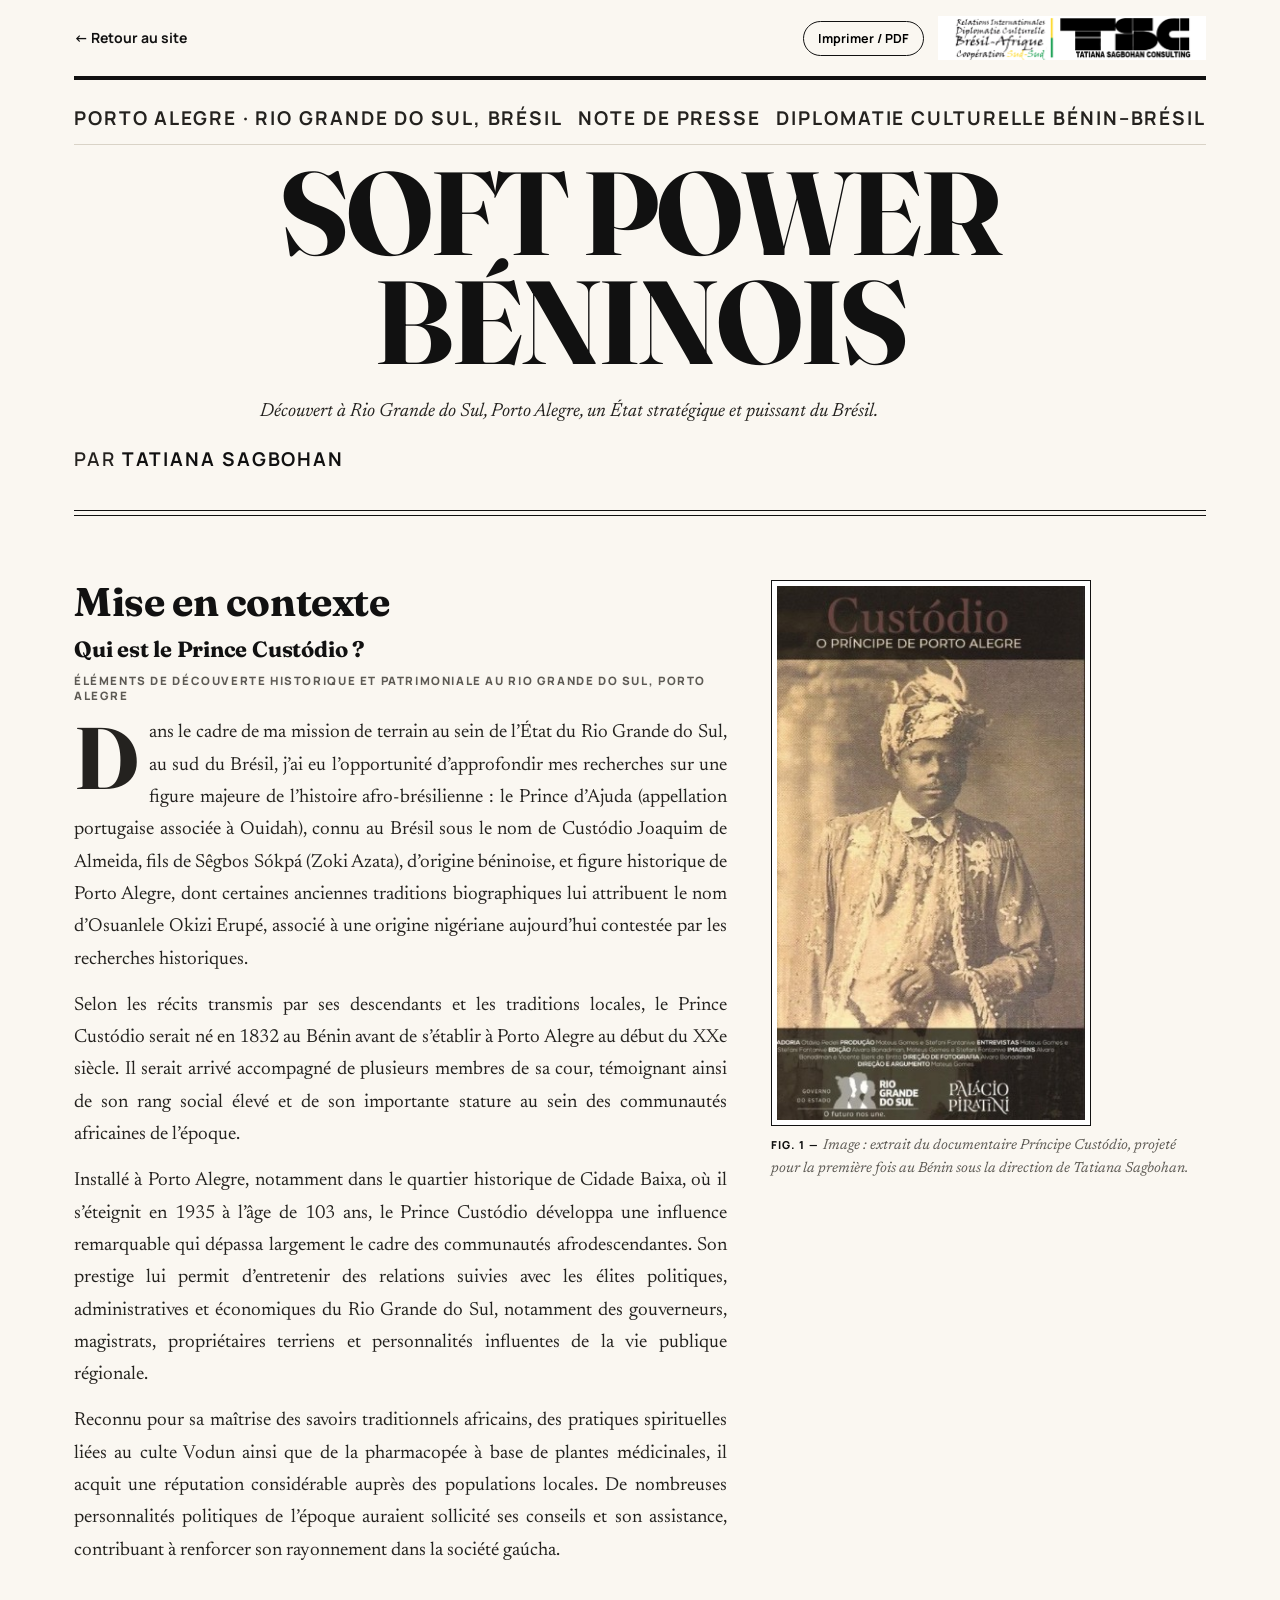
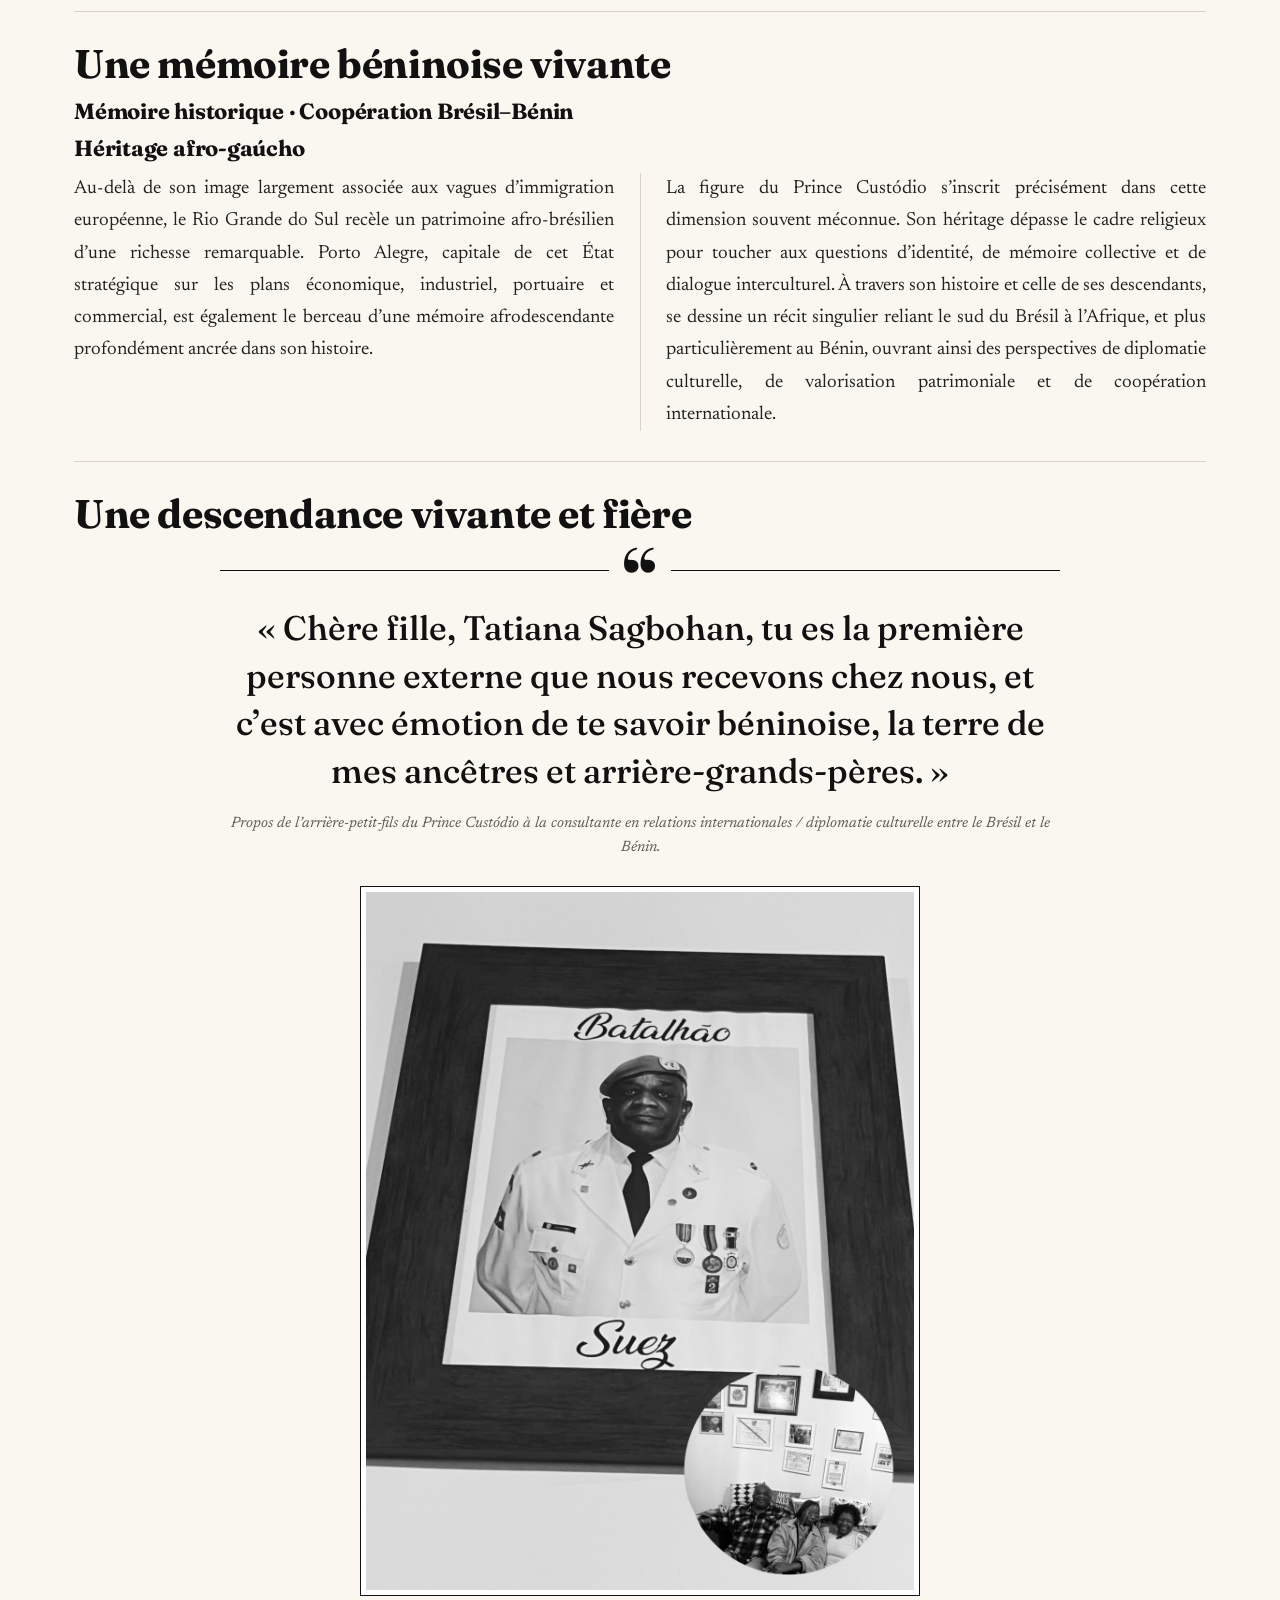
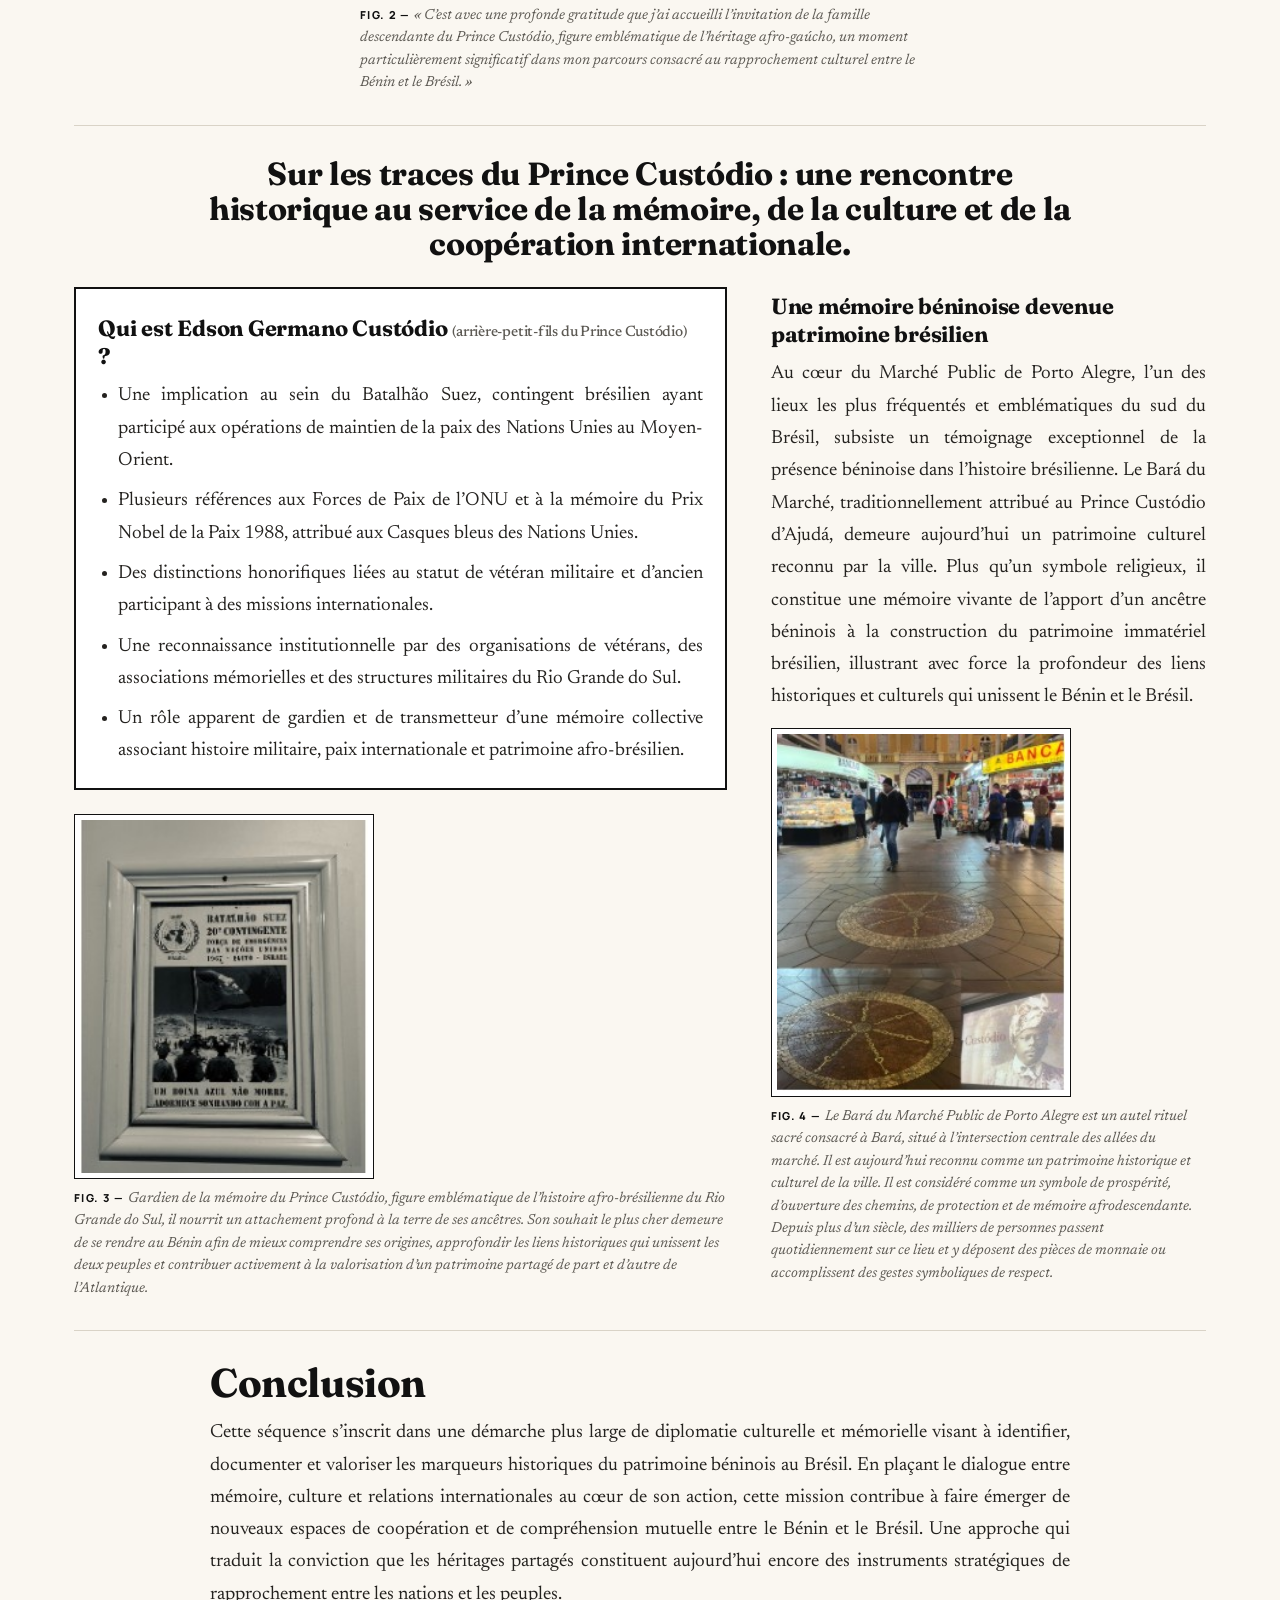
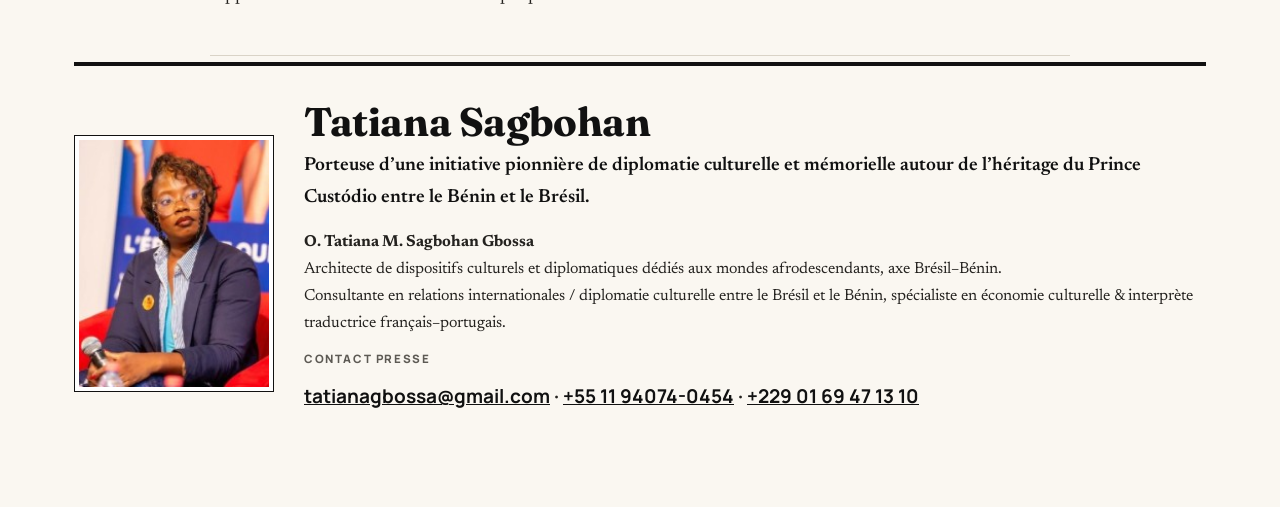
<file: site/note-soft-power-beninois.html>
<!doctype html>
<html lang="fr">
<head>
<meta charset="utf-8">
<meta name="viewport" content="width=device-width,initial-scale=1">
<title>Soft power béninois — Note de presse · Tatiana Sagbohan Consulting</title>
<meta name="description" content="Découvert à Rio Grande do Sul, Porto Alegre, un État stratégique et puissant du Brésil : sur les traces du Prince Custódio d’Ajudá.">
<link rel="icon" href="assets/logo.png">
<link rel="preconnect" href="https://fonts.googleapis.com">
<link rel="preconnect" href="https://fonts.gstatic.com" crossorigin>
<link href="https://fonts.googleapis.com/css2?family=Fraunces:opsz,wght@9..144,500;9..144,700&family=Manrope:wght@400;500;600;700;800&family=Newsreader:ital,opsz,wght@0,6..72,400;0,6..72,500;0,6..72,600;1,6..72,400&display=swap" rel="stylesheet">
<link rel="stylesheet" href="style.css">
<link rel="stylesheet" href="note.css">
</head>
<body class="paper-page">
<div id="rp"></div>
<div class="paper-bar">
  <a href="index.html#notes" class="back">← Retour au site</a>
  <button type="button" class="pdf" onclick="window.print()">Imprimer / PDF</button>
  <a href="index.html" class="logo"><img src="assets/logo.png" alt="Tatiana Sagbohan Consulting"></a>
</div>

<main class="paper">
  <div class="p-head">
    <p class="p-dateline"><span>Porto Alegre · Rio Grande do Sul, Brésil</span><span>Note de presse</span><span>Diplomatie culturelle Bénin–Brésil</span></p>
    <h1>Soft power béninois</h1>
    <p class="p-sub">Découvert à Rio Grande do Sul, Porto Alegre, un État stratégique et puissant du Brésil.</p>
    <p class="p-by">Par <b>Tatiana Sagbohan</b></p>
  </div>

  <section class="p-sec p-split">
    <div class="p-col">
      <h2>Mise en contexte</h2>
      <h3>Qui est le Prince Custódio ?</h3>
      <p class="p-label">Éléments de découverte historique et patrimoniale au Rio Grande do Sul, Porto Alegre</p>
      <p>Dans le cadre de ma mission de terrain au sein de l’État du Rio Grande do Sul, au sud du Brésil, j’ai eu l’opportunité d’approfondir mes recherches sur une figure majeure de l’histoire afro-brésilienne : le Prince d’Ajuda (appellation portugaise associée à Ouidah), connu au Brésil sous le nom de Custódio Joaquim de Almeida, fils de Sêgbos Sókpá (Zoki Azata), d’origine béninoise, et figure historique de Porto Alegre, dont certaines anciennes traditions biographiques lui attribuent le nom d’Osuanlele Okizi Erupé, associé à une origine nigériane aujourd’hui contestée par les recherches historiques.</p>
      <p>Selon les récits transmis par ses descendants et les traditions locales, le Prince Custódio serait né en 1832 au Bénin avant de s’établir à Porto Alegre au début du XXe siècle. Il serait arrivé accompagné de plusieurs membres de sa cour, témoignant ainsi de son rang social élevé et de son importante stature au sein des communautés africaines de l’époque.</p>
      <p>Installé à Porto Alegre, notamment dans le quartier historique de Cidade Baixa, où il s’éteignit en 1935 à l’âge de 103 ans, le Prince Custódio développa une influence remarquable qui dépassa largement le cadre des communautés afrodescendantes. Son prestige lui permit d’entretenir des relations suivies avec les élites politiques, administratives et économiques du Rio Grande do Sul, notamment des gouverneurs, magistrats, propriétaires terriens et personnalités influentes de la vie publique régionale.</p>
      <p>Reconnu pour sa maîtrise des savoirs traditionnels africains, des pratiques spirituelles liées au culte Vodun ainsi que de la pharmacopée à base de plantes médicinales, il acquit une réputation considérable auprès des populations locales. De nombreuses personnalités politiques de l’époque auraient sollicité ses conseils et son assistance, contribuant à renforcer son rayonnement dans la société gaúcha.</p>
    </div>
    <figure class="p-fig">
      <img src="assets/img/presse/custodio-affiche.jpg" style="max-width:320px" alt="Affiche du documentaire « Custódio, o Príncipe de Porto Alegre »">
      <figcaption>Image : extrait du documentaire <em>Príncipe Custódio</em>, projeté pour la première fois au Bénin sous la direction de Tatiana Sagbohan.</figcaption>
    </figure>
  </section>

  <section class="p-sec">
    <h2>Une mémoire béninoise vivante</h2>
    <h3>Mémoire historique · Coopération Brésil–Bénin</h3>
    <h3>Héritage afro-gaúcho</h3>
    <div class="p-cols2">
      <p>Au-delà de son image largement associée aux vagues d’immigration européenne, le Rio Grande do Sul recèle un patrimoine afro-brésilien d’une richesse remarquable. Porto Alegre, capitale de cet État stratégique sur les plans économique, industriel, portuaire et commercial, est également le berceau d’une mémoire afrodescendante profondément ancrée dans son histoire.</p>
      <p>La figure du Prince Custódio s’inscrit précisément dans cette dimension souvent méconnue. Son héritage dépasse le cadre religieux pour toucher aux questions d’identité, de mémoire collective et de dialogue interculturel. À travers son histoire et celle de ses descendants, se dessine un récit singulier reliant le sud du Brésil à l’Afrique, et plus particulièrement au Bénin, ouvrant ainsi des perspectives de diplomatie culturelle, de valorisation patrimoniale et de coopération internationale.</p>
    </div>
  </section>

  <section class="p-sec p-quote-sec">
    <h2>Une descendance vivante et fière</h2>
    <blockquote>
      « Chère fille, Tatiana Sagbohan, tu es la première personne externe que nous recevons chez nous, et c’est avec émotion de te savoir béninoise, la terre de mes ancêtres et arrière-grands-pères. »
      <cite>Propos de l’arrière-petit-fils du Prince Custódio à la consultante en relations internationales / diplomatie culturelle entre le Brésil et le Bénin.</cite>
    </blockquote>
    <figure class="p-fig wide">
      <img src="assets/img/presse/batalhao-suez.jpg" alt="Portrait du Batalhão Suez et famille descendante du Prince Custódio">
      <figcaption>« C’est avec une profonde gratitude que j’ai accueilli l’invitation de la famille descendante du Prince Custódio, figure emblématique de l’héritage afro-gaúcho, un moment particulièrement significatif dans mon parcours consacré au rapprochement culturel entre le Bénin et le Brésil. »</figcaption>
    </figure>
  </section>

  <section class="p-sec">
    <h2 class="long">Sur les traces du Prince Custódio : une rencontre historique au service de la mémoire, de la culture et de la coopération internationale.</h2>
    <div class="p-split">
      <div class="p-col"><div class="p-box">
        <h3>Qui est Edson Germano Custódio <small>(arrière-petit-fils du Prince Custódio)</small> ?</h3>
        <ul>
          <li>Une implication au sein du Batalhão Suez, contingent brésilien ayant participé aux opérations de maintien de la paix des Nations Unies au Moyen-Orient.</li>
          <li>Plusieurs références aux Forces de Paix de l’ONU et à la mémoire du Prix Nobel de la Paix 1988, attribué aux Casques bleus des Nations Unies.</li>
          <li>Des distinctions honorifiques liées au statut de vétéran militaire et d’ancien participant à des missions internationales.</li>
          <li>Une reconnaissance institutionnelle par des organisations de vétérans, des associations mémorielles et des structures militaires du Rio Grande do Sul.</li>
          <li>Un rôle apparent de gardien et de transmetteur d’une mémoire collective associant histoire militaire, paix internationale et patrimoine afro-brésilien.</li>
        </ul></div>
        <figure class="p-fig">
          <img src="assets/img/presse/bara-cadre.jpg" style="max-width:300px" alt="Cadre du Batalhão Suez, 20e contingent, Force d’urgence des Nations Unies">
          <figcaption>Gardien de la mémoire du Prince Custódio, figure emblématique de l’histoire afro-brésilienne du Rio Grande do Sul, il nourrit un attachement profond à la terre de ses ancêtres. Son souhait le plus cher demeure de se rendre au Bénin afin de mieux comprendre ses origines, approfondir les liens historiques qui unissent les deux peuples et contribuer activement à la valorisation d’un patrimoine partagé de part et d’autre de l’Atlantique.</figcaption>
        </figure>
      </div>
      <div class="p-col">
        <h3>Une mémoire béninoise devenue patrimoine brésilien</h3>
        <p>Au cœur du Marché Public de Porto Alegre, l’un des lieux les plus fréquentés et emblématiques du sud du Brésil, subsiste un témoignage exceptionnel de la présence béninoise dans l’histoire brésilienne. Le Bará du Marché, traditionnellement attribué au Prince Custódio d’Ajudá, demeure aujourd’hui un patrimoine culturel reconnu par la ville. Plus qu’un symbole religieux, il constitue une mémoire vivante de l’apport d’un ancêtre béninois à la construction du patrimoine immatériel brésilien, illustrant avec force la profondeur des liens historiques et culturels qui unissent le Bénin et le Brésil.</p>
        <figure class="p-fig">
          <img src="assets/img/presse/marche-porto-alegre.jpg" style="max-width:300px" alt="Sol du Marché Public de Porto Alegre, au centre duquel se trouve le Bará">
          <figcaption>Le Bará du Marché Public de Porto Alegre est un autel rituel sacré consacré à Bará, situé à l’intersection centrale des allées du marché. Il est aujourd’hui reconnu comme un patrimoine historique et culturel de la ville. Il est considéré comme un symbole de prospérité, d’ouverture des chemins, de protection et de mémoire afrodescendante. Depuis plus d’un siècle, des milliers de personnes passent quotidiennement sur ce lieu et y déposent des pièces de monnaie ou accomplissent des gestes symboliques de respect.</figcaption>
        </figure>
      </div>
    </div>
  </section>

  <section class="p-sec p-concl">
    <h2>Conclusion</h2>
    <p>Cette séquence s’inscrit dans une démarche plus large de diplomatie culturelle et mémorielle visant à identifier, documenter et valoriser les marqueurs historiques du patrimoine béninois au Brésil. En plaçant le dialogue entre mémoire, culture et relations internationales au cœur de son action, cette mission contribue à faire émerger de nouveaux espaces de coopération et de compréhension mutuelle entre le Bénin et le Brésil. Une approche qui traduit la conviction que les héritages partagés constituent aujourd’hui encore des instruments stratégiques de rapprochement entre les nations et les peuples.</p>
  </section>

  <div class="p-sign">
    <img src="assets/img/presse/tatiana-portrait.jpg" alt="Tatiana Sagbohan">
    <div>
      <h2>Tatiana Sagbohan</h2>
      <p class="p-role">Porteuse d’une initiative pionnière de diplomatie culturelle et mémorielle autour de l’héritage du Prince Custódio entre le Bénin et le Brésil.</p>
      <p class="p-bio"><b>O. Tatiana M. Sagbohan Gbossa</b><br>
      Architecte de dispositifs culturels et diplomatiques dédiés aux mondes afrodescendants, axe Brésil–Bénin.<br>
      Consultante en relations internationales / diplomatie culturelle entre le Brésil et le Bénin, spécialiste en économie culturelle &amp; interprète traductrice français–portugais.</p>
      <p class="p-label">Contact presse</p>
      <p class="p-contact"><a href="mailto:tatianagbossa@gmail.com">tatianagbossa@gmail.com</a> · <a href="tel:+5511940740454">+55 11 94074-0454</a> · <a href="tel:+2290169471310">+229 01 69 47 13 10</a></p>
    </div>
  </div>
</main>
<div id="lb" hidden><img alt=""><button type="button" aria-label="Fermer">×</button></div>
<script>
(function(){
  var lb=document.getElementById('lb'),im=lb.querySelector('img');
  document.querySelectorAll('.p-fig img').forEach(function(i){
    i.addEventListener('click',function(){im.src=i.src;im.alt=i.alt;lb.hidden=false;document.body.style.overflow='hidden';});
  });
  function close(){lb.hidden=true;document.body.style.overflow='';}
  lb.addEventListener('click',close);
  addEventListener('keydown',function(e){if(e.key==='Escape')close();});
  var rp=document.getElementById('rp');
  addEventListener('scroll',function(){var h=document.documentElement;rp.style.width=(h.scrollTop/(h.scrollHeight-h.clientHeight)*100)+'%';},{passive:true});
})();
</script>
</body>
</html>
</file>
<file: site/style.css>
/* ── Palette : noir & blanc ──────────────────────────────────
   --gold / --on-gold : accent sur fond sombre     --acc / --on-acc : accent selon le contexte
   -------------------------------------------------------------------------- */
:root{
 --ink:#0a0a0a;--forest:#0a0a0a;--forest2:#000;
 --gold:#fff;--on-gold:#0a0a0a;
 --acc-l:#0a0a0a;--on-acc-l:#fff;
 --acc:var(--acc-l);--on-acc:var(--on-acc-l);
 --green:#3b3b3b;
 --ivory:#fff;--tint:#f3f3f3;--muted:#5a5a5a;--line:#e3e3e3;
 --soft:#d4d4d4;--soft2:#b9b9b9;--soft3:#a3a3a3;--line-dark:#262626;
 --veil:0,0,0;--hdr:rgba(255,255,255,.92);--hov:#e8e8e8;
 --atl1:#f4f4f4;--atl2:#dcdcdc;--glow:rgba(0,0,0,.4);--focus:rgba(0,0,0,.12);
 --r:22px;--shadow:0 20px 50px -20px rgba(0,0,0,.38)
}
/* contextes sombres : l'accent devient clair */
.hero,section.dark,.vision,.contact,footer,header:not(.solid){--acc:var(--gold);--on-acc:var(--on-gold)}
form{--acc:var(--acc-l);--on-acc:var(--on-acc-l)}

*{box-sizing:border-box;margin:0;padding:0}
html{scroll-behavior:smooth}
body{font-family:'Manrope',system-ui,sans-serif;background:var(--ivory);color:var(--ink);line-height:1.7;font-size:17px;overflow-x:hidden}
h1,h2,h3{font-family:'Fraunces',Georgia,serif;font-weight:700;line-height:1.1;letter-spacing:-.01em}
a{color:inherit}img{display:block;max-width:100%}
[data-lucide],.lucide{width:1.15em;height:1.15em;stroke-width:1.8;flex:none}
.wrap{max-width:1180px;margin:0 auto;padding:0 24px}
#progress{position:fixed;top:0;left:0;height:3px;width:0;background:#fff;mix-blend-mode:difference;z-index:100}

/* header */
header{position:fixed;top:0;left:0;right:0;z-index:90;transition:.35s}
header .bar{display:flex;align-items:center;justify-content:space-between;gap:12px;max-width:1440px;margin:0 auto;padding:16px 24px;transition:.35s}
header .logo{flex:none;display:block}
header .logo img{height:42px;width:auto;max-width:none;object-fit:contain;background:#fff;padding:5px 10px;border-radius:10px;transition:.35s}
header.solid{background:var(--hdr);backdrop-filter:blur(14px);box-shadow:0 1px 0 var(--line)}
header.solid .bar{padding-top:8px;padding-bottom:8px}
header nav ul{display:flex;gap:0;list-style:none}
header nav a{display:block;white-space:nowrap;text-decoration:none;font-size:13px;font-weight:600;padding:8px 8px;border-radius:30px;color:#fff;transition:.25s}
header.solid nav a{color:var(--ink)}
header nav a:hover{background:var(--acc);color:var(--on-acc)}
header .right{display:flex;align-items:center;gap:12px;flex:none}
.lang{display:flex;background:rgba(255,255,255,.14);border-radius:30px;padding:3px}
header.solid .lang{background:var(--tint)}
.lang button{border:0;background:none;padding:5px 11px;border-radius:30px;font:700 12px 'Manrope';cursor:pointer;color:#fff;transition:.25s}
header.solid .lang button{color:var(--ink)}
.lang button.on{background:var(--acc);color:var(--on-acc)!important}
.menu-btn{display:none;border:0;background:var(--acc);color:var(--on-acc);width:40px;height:40px;border-radius:12px;cursor:pointer;align-items:center;justify-content:center}

/* buttons */
.btn{display:inline-flex;align-items:center;gap:10px;padding:15px 28px;border-radius:50px;font-weight:700;font-size:15px;text-decoration:none;border:2px solid transparent;cursor:pointer;font-family:inherit;transition:.3s;margin:0 10px 10px 0}
.btn.sm{padding:9px 18px;font-size:13px;margin:0}
.btn.gold{background:var(--acc);color:var(--on-acc)}
.btn.gold:hover{transform:translateY(-3px);box-shadow:0 12px 28px -8px var(--glow)}
.btn.gold:hover [data-lucide="arrow-right"]{transform:translateX(4px)}
.btn [data-lucide]{transition:.3s}
.btn.ghost{border-color:rgba(255,255,255,.4);color:#fff}
.btn.ghost:hover{background:#fff;color:#0a0a0a}
.btn.line{border-color:var(--ink);color:var(--ink)}
.btn.line:hover{background:var(--ink);color:#fff}

/* reveal */
.rv{opacity:0;transform:translateY(34px);transition:opacity .9s cubic-bezier(.2,.7,.2,1),transform .9s cubic-bezier(.2,.7,.2,1)}
.rv.in{opacity:1;transform:none}
.d1{transition-delay:.12s}.d2{transition-delay:.24s}.d3{transition-delay:.36s}.d4{transition-delay:.48s}

/* crédits photo */
.credit{position:absolute;right:10px;bottom:10px;z-index:3;display:inline-flex;gap:6px;align-items:center;max-width:calc(100% - 20px);padding:4px 10px;border-radius:20px;background:rgba(0,0,0,.66);color:#fff;font:600 11px/1.35 'Manrope';backdrop-filter:blur(4px);pointer-events:none}
.credit [data-lucide]{width:12px;height:12px}
/* crédit pas encore renseigné : badge masqué (à compléter quand la cliente fournit le crédit) */
.credit.todo-cr{display:none}
.credit.corner{right:18px;bottom:14px}

/* hero */
.hero{position:relative;min-height:100vh;background:linear-gradient(105deg,rgba(var(--veil),.96) 0%,rgba(var(--veil),.88) 55%,rgba(var(--veil),.74) 100%),url(assets/img/tatiana-assise.jpg) center 8%/cover no-repeat;color:#fff;display:flex;align-items:center;padding:130px 0 90px;overflow:hidden}
.hero .blob{position:absolute;border-radius:50%;filter:blur(70px);opacity:.5;animation:float 14s ease-in-out infinite}
.blob.b1{width:420px;height:420px;background:var(--gold);left:-120px;top:20%;opacity:.14}
.blob.b2{width:360px;height:360px;background:var(--green);right:-80px;bottom:-60px;animation-delay:-6s;opacity:.35}
.grain{position:absolute;inset:0;background-image:radial-gradient(rgba(255,255,255,.06) 1px,transparent 1px);background-size:26px 26px;mask-image:linear-gradient(#000,transparent 85%)}
.hero-grid{position:relative;display:grid;grid-template-columns:1fr 1fr;gap:50px;align-items:center}
.kick{display:inline-flex;align-items:center;gap:10px;background:rgba(255,255,255,.1);border:1px solid rgba(255,255,255,.2);padding:8px 18px;border-radius:40px;font-size:13px;font-weight:600;letter-spacing:.04em;margin-bottom:26px;color:var(--gold)}
.hero h1{font-size:clamp(36px,4.6vw,60px);margin-bottom:24px}
.hero .lead{font-size:19px;color:var(--soft);max-width:560px;margin-bottom:34px}
.worlds{display:flex;flex-wrap:wrap;gap:8px;margin-top:30px}
.worlds span{font-size:13px;font-weight:600;padding:6px 14px;border:1px solid rgba(255,255,255,.25);border-radius:30px;color:var(--soft)}
.hero-visual{position:relative;justify-self:center;width:min(100%,540px)}
.arch{position:relative;aspect-ratio:16/11;border-radius:999px 999px 28px 28px;overflow:hidden;border:6px solid var(--gold);box-shadow:var(--shadow);background:#222}
.arch img{width:100%;height:122%;margin-top:-6%;object-fit:cover;object-position:50% 38%;filter:grayscale(1) contrast(1.05)}
.ring{position:absolute;left:-30px;top:30px;width:120px;height:120px;border-radius:50%;background:var(--acc);color:var(--on-acc);display:grid;place-items:center;animation:spin 22s linear infinite}
.ring svg{position:absolute;inset:6px;width:calc(100% - 12px)}
.ring text{font:700 12.5px 'Manrope';letter-spacing:.09em;fill:var(--on-acc)}
.ring .lucide{position:absolute;left:50%;top:50%;margin:-14px 0 0 -14px;width:28px!important;height:28px!important;animation:spin 22s linear infinite reverse}
.arch .credit{left:50%;right:auto;transform:translateX(-50%);bottom:14px}
.float{position:absolute;display:flex;align-items:center;gap:10px;background:#fff;color:#0a0a0a;padding:12px 18px;border-radius:16px;font-weight:700;font-size:14px;box-shadow:var(--shadow)}
.float [data-lucide]{color:var(--green)}
.f1{right:-26px;top:70px;animation:float 6s ease-in-out infinite}
.f2{right:10px;bottom:-20px;animation:float 7s ease-in-out -3s infinite}
.scroll-hint{position:absolute;bottom:22px;left:50%;transform:translateX(-50%);color:var(--gold);animation:bob 1.8s ease-in-out infinite}
@keyframes float{50%{transform:translateY(-18px)}}
@keyframes bob{50%{transform:translate(-50%,8px)}}
@keyframes spin{to{transform:rotate(360deg)}}

/* marquee */
.marquee{background:var(--acc);color:var(--on-acc);overflow:hidden;white-space:nowrap;padding:16px 0;font-family:'Fraunces',serif;font-weight:700;font-size:22px}
.track{display:inline-flex;gap:0;animation:marq 38s linear infinite}
.track span{padding:0 28px;display:inline-flex;align-items:center;gap:28px}
.track span::after{content:"✦";font-size:16px}
@keyframes marq{to{transform:translateX(-50%)}}

/* stats */
.stats{padding:70px 0;background:#fff}
.grid4{display:grid;grid-template-columns:repeat(4,1fr);gap:20px}
.stat{text-align:center;padding:10px}
.stat [data-lucide]{width:32px;height:32px;color:var(--green);margin-bottom:6px}
.stat b{display:block;font:700 clamp(42px,5vw,64px)/1 'Fraunces',serif;color:var(--forest)}
.stat span{color:var(--muted);font-weight:600;font-size:15px}

/* sections */
section{padding:110px 0;position:relative}
section.tint{background:var(--tint)}
section.dark{background:linear-gradient(160deg,var(--forest),var(--forest2));color:#fff}
.eyebrow{display:flex;align-items:center;gap:14px;margin-bottom:18px;font-weight:700;font-size:13px;letter-spacing:.14em;text-transform:uppercase;color:var(--green)}
.eyebrow span{display:inline-grid;place-items:center;width:38px;height:38px;border-radius:50%;background:var(--acc);color:var(--on-acc);letter-spacing:0}
.eyebrow em{font-style:normal}
.eyebrow.light{color:var(--gold)}
h2{font-size:clamp(32px,4.2vw,54px);max-width:880px;margin-bottom:20px}
.intro{max-width:720px;font-size:18px;color:var(--muted);margin-bottom:44px}
.dark .intro{color:var(--soft2)}
.two{display:grid;grid-template-columns:1fr 1fr;gap:70px;align-items:center}
.two.rev{grid-template-columns:1.05fr .95fr}

/* about */
.photo-stack{position:relative;padding:0 0 30px}
.photo-stack figure{position:relative;overflow:hidden;border-radius:var(--r);box-shadow:var(--shadow)}
.photo-stack figure img{width:100%;height:100%;object-fit:cover}
.photo-stack .p1{width:100%;max-width:520px;aspect-ratio:4/5}
.photo-stack .p1 img{object-position:42% 50%}
.photo-stack .tag{position:absolute;left:-14px;top:36px;z-index:4;background:var(--forest);color:#fff;padding:12px 20px;border-radius:14px;display:flex;gap:10px;align-items:center;font-weight:700;font-size:14px;box-shadow:var(--shadow);animation:float 7s ease-in-out infinite;border:1px solid #333}
.tag [data-lucide]{color:var(--gold)}
.ic-list{display:flex;flex-wrap:wrap;gap:10px;margin:0 0 26px}
.ic-list span{display:inline-flex;align-items:center;gap:9px;background:#fff;border:1px solid var(--line);padding:9px 16px;border-radius:40px;font-size:14.5px;font-weight:600;transition:.3s}
.ic-list span:hover{background:var(--forest);color:#fff;transform:translateY(-3px)}
.ic-list span [data-lucide]{color:var(--green)}
.ic-list span:hover [data-lucide]{color:var(--gold)}
.note{display:flex;gap:16px;background:var(--forest);color:var(--soft);padding:24px;border-radius:var(--r);margin:12px 0 20px}
.note [data-lucide]{color:var(--gold);width:30px;height:30px}
.note p{font-size:16px}

/* cards */
.cards{display:grid;grid-template-columns:repeat(auto-fill,minmax(250px,1fr));gap:20px;position:relative}
.cards.small{grid-template-columns:repeat(auto-fill,minmax(200px,1fr));gap:16px;margin-bottom:10px}
.card{position:relative;background:#fff;border:1px solid var(--line);border-radius:var(--r);padding:28px 24px;overflow:hidden;transition:.4s cubic-bezier(.2,.7,.2,1);opacity:0;transform:translateY(34px)}
.card.in{opacity:1;transform:none}
.card:hover{transform:translateY(-8px);box-shadow:var(--shadow);border-color:var(--acc)}
.card::before{content:"";position:absolute;left:0;top:0;width:100%;height:4px;background:linear-gradient(90deg,var(--acc),var(--green));transform:scaleX(0);transform-origin:left;transition:.5s}
.card:hover::before{transform:scaleX(1)}
.card .ico{display:grid;place-items:center;width:54px;height:54px;border-radius:16px;background:var(--forest);color:var(--gold);margin-bottom:18px;transition:.4s}
.card:hover .ico{background:var(--acc);color:var(--on-acc);transform:rotate(-8deg) scale(1.08)}
.card .ico [data-lucide]{width:26px;height:26px}
.card .num{position:absolute;right:20px;top:14px;font:700 40px 'Fraunces',serif;color:var(--tint)}
.card h3{font-size:19px;line-height:1.25;margin-bottom:8px;position:relative}
.card p{font-size:14.5px;color:var(--muted)}
.cards.small .card{padding:20px 18px;display:flex;align-items:center;gap:14px}
.cards.small .card .ico{width:44px;height:44px;margin:0;border-radius:13px}
.cards.small .card .ico [data-lucide]{width:21px;height:21px}
.cards.small .card h3{font-size:15px;margin:0;font-family:'Manrope';font-weight:700}
.cards.small .card .num{display:none}

/* vision / contact bg */
.vision,.contact{color:#fff;overflow:hidden;padding:150px 0}
.vision .bg,.contact .bg{position:absolute;inset:-12% 0;background-size:cover;background-position:center;filter:grayscale(1)}
.vision .veil,.contact .veil{position:absolute;inset:0;background:linear-gradient(120deg,rgba(var(--veil),.93),rgba(var(--veil),.66))}
.vision .wrap,.contact .wrap{position:relative}
.quote{font:500 clamp(26px,3.5vw,44px)/1.3 'Fraunces',serif;max-width:900px;padding-left:30px;border-left:6px solid var(--gold);margin-bottom:34px}
.corridor{display:flex;gap:12px;align-items:center;font-size:20px;font-weight:700;color:var(--gold);margin-bottom:26px}
.pills{display:flex;flex-wrap:wrap;gap:10px}
.pills span{padding:9px 20px;border-radius:40px;border:1px solid rgba(255,255,255,.35);font-weight:600;font-size:14.5px;backdrop-filter:blur(6px);background:rgba(255,255,255,.08)}

/* atlantic */
.atlantic{position:relative;display:grid;grid-template-columns:1fr 1.1fr 1fr;align-items:center;gap:0;margin:20px 0 54px;padding:30px;background:linear-gradient(180deg,var(--atl1),var(--atl2));border-radius:36px}
.end{position:relative;border-radius:26px;overflow:hidden;aspect-ratio:4/3;box-shadow:var(--shadow)}
.end img{width:100%;height:100%;object-fit:cover;object-position:50% 50%;transition:1.2s}
.end:hover img{transform:scale(1.08)}
.end figcaption.cap{position:absolute;left:14px;bottom:14px;background:var(--acc);color:var(--on-acc);padding:4px 16px;border-radius:30px;font-weight:800;font-size:14px}
.route{width:100%;height:140px}
.route path{stroke:var(--acc);stroke-dashoffset:0;animation:dash 14s linear infinite}
@keyframes dash{to{stroke-dashoffset:-300}}
.ship{position:absolute;left:50%;top:18%;width:38px!important;height:38px!important;color:var(--forest);animation:sail 9s ease-in-out infinite}
@keyframes sail{0%{transform:translate(-120px,40px) rotate(-14deg)}50%{transform:translate(-20px,-14px)}100%{transform:translate(90px,40px) rotate(14deg)}}
.sub{margin:42px 0 14px;font-weight:700;color:var(--green)}
.cities{display:flex;flex-wrap:wrap;gap:12px}
.cities span{display:inline-flex;align-items:center;gap:8px;font-family:'Fraunces',serif;font-size:19px;font-weight:700;padding:10px 20px;border-radius:50px;background:var(--forest);color:#fff;transition:.3s}
.cities span:hover{background:var(--acc);color:var(--on-acc);transform:scale(1.05)}
.cities [data-lucide]{color:var(--gold)}.cities span:hover [data-lucide]{color:var(--on-acc)}

/* afro */
.routes{display:flex;flex-wrap:wrap;gap:10px;margin-bottom:26px}
.routes span{display:inline-flex;align-items:center;gap:8px;background:var(--forest);color:#fff;border-radius:12px;padding:9px 14px;font-weight:700;font-size:14px}
.routes [data-lucide]{color:var(--gold)}

/* observatoire / invest */
.obs,.invest{display:grid;grid-template-columns:.8fr 1.2fr;gap:44px;align-items:start}
.obs-img,.inv-img{position:relative;display:grid;gap:16px}
.obs-img figure,.inv-img figure{position:relative;overflow:hidden;border-radius:var(--r);aspect-ratio:16/10}
.obs-img img,.inv-img img{width:100%;height:100%;object-fit:cover}
.obs-img figure:nth-child(2),.inv-img figure:nth-child(2){width:80%;margin-left:auto;margin-top:-50px;border:6px solid var(--forest);aspect-ratio:16/9}
.ic-grid{display:grid;grid-template-columns:repeat(auto-fill,minmax(190px,1fr));gap:12px}
.ic-grid span{display:flex;align-items:center;gap:12px;padding:15px 16px;background:rgba(255,255,255,.07);border:1px solid rgba(255,255,255,.14);border-radius:16px;font-weight:600;font-size:14.5px;transition:.3s}
.ic-grid span:hover{background:var(--acc);color:var(--on-acc);transform:translateY(-4px)}
.ic-grid [data-lucide]{color:var(--gold);width:22px;height:22px}.ic-grid span:hover [data-lucide]{color:var(--on-acc)}
.steps{display:flex;flex-wrap:wrap;margin-top:60px;counter-reset:s}
.steps span{flex:1 1 150px;position:relative;text-align:center;padding:20px 10px;font:700 20px 'Fraunces',serif;background:rgba(255,255,255,.06);border:1px solid rgba(255,255,255,.15);counter-increment:s;transition:.3s}
.steps span::before{content:counter(s);display:block;color:var(--gold);font-size:13px;font-family:'Manrope';margin-bottom:4px}
.steps span:hover{background:var(--acc);color:var(--on-acc)}.steps span:hover::before{color:var(--on-acc)}
.steps span:first-child{border-radius:18px 0 0 18px}.steps span:last-child{border-radius:0 18px 18px 0}

/* projects */
.projects{display:grid;grid-template-columns:repeat(auto-fill,minmax(320px,1fr));gap:26px;align-items:start}
.fiche{background:#fff;border:1px solid var(--line);border-radius:var(--r);overflow:hidden;transition:.4s}
.fiche:hover{transform:translateY(-8px);box-shadow:var(--shadow)}
.fiche .ph{position:relative;height:200px;overflow:hidden}
.fiche .ph img{width:100%;height:100%;object-fit:cover;transition:1s}
.fiche:hover .ph img{transform:scale(1.1)}
/* portrait : affiché en entier, jamais recadré (demande cliente) */
.fiche.portrait .ph{height:auto}
.fiche.portrait .ph img{height:auto;object-fit:contain}
.fiche.portrait:hover .ph img{transform:none}
.chip{position:absolute;left:14px;top:14px;z-index:3;background:var(--acc);color:var(--on-acc);padding:5px 14px;border-radius:30px;font-weight:700;font-size:12.5px;display:inline-flex;gap:6px;align-items:center}
.chip.static{position:static}
.fiche .body{padding:24px}
.fiche h3{font-size:22px;margin-bottom:14px}
.fiche dl{display:grid;grid-template-columns:120px 1fr;gap:6px 14px;font-size:14px}
.fiche dt{font-weight:700;color:var(--green)}
.todo{display:inline-block;background:#fff3c2;border:1px dashed #b58f00;padding:1px 9px;font-size:12.5px;color:#6b5500;border-radius:6px}

/* partners / agenda / publications */
.partners{margin:0 0 70px}
.p-feat-wrap{margin-bottom:34px}
.p-feat-wrap .p-feat{grid-template-columns:170px 1fr;max-width:760px}
.p-group{display:flex;align-items:center;gap:14px;margin:0 0 14px;font:700 11.5px 'Manrope',sans-serif;letter-spacing:.16em;text-transform:uppercase;color:var(--green)}
.p-group::after{content:"";flex:1;height:1px;background:var(--line)}
.p-grid{display:grid;grid-template-columns:repeat(auto-fit,minmax(150px,1fr));gap:16px;margin-bottom:26px}
.p-grid.tight{grid-template-columns:repeat(auto-fill,220px)}
@media(max-width:900px) and (min-width:696px){.p-grid{grid-template-columns:repeat(3,1fr)}}
@media(max-width:695px){.p-grid{grid-template-columns:1fr 1fr}.p-grid.tight{grid-template-columns:1fr 1fr}}
.p-feat{grid-column:span 2;display:grid;grid-template-columns:150px 1fr;gap:20px;align-items:center;padding:14px;background:#fff;border:1px solid var(--line);border-radius:var(--r);transition:.3s}
.p-feat:hover{transform:translateY(-6px);box-shadow:var(--shadow)}
.p-feat .pimg{position:relative;overflow:hidden;border-radius:14px;aspect-ratio:1}
.p-feat .pimg img{width:100%;height:100%;object-fit:cover}
.p-feat h4{font:700 26px 'Fraunces',serif;line-height:1.1;margin:6px 0}
.p-feat p{color:var(--muted);font-size:14.5px}
.p-feat .chip{margin-bottom:4px}
.p-tile{display:grid;place-items:center;gap:6px;min-height:150px;padding:14px;text-align:center;border:1.5px dashed #bdbdbd;border-radius:var(--r);background:rgba(255,255,255,.6);color:var(--muted);font-weight:600;font-size:13.5px}
.p-tile [data-lucide]{width:28px;height:28px;color:var(--green)}
.p-tile.logo{border-style:solid;background:#fff}
.p-tile.logo img{max-width:100%;height:auto;object-fit:contain}
.eco{display:grid;grid-template-columns:.9fr 1.1fr;gap:44px;margin-top:70px;padding:44px;background:#fff;border-radius:30px;border:1px solid var(--line)}
.eco h3{font-size:30px;margin-bottom:12px}.eco p{color:var(--muted);margin-bottom:12px}
.eco .ic-list{margin:0}
.agenda .photo-one{position:relative;overflow:hidden;border-radius:200px 200px var(--r) var(--r);box-shadow:var(--shadow);aspect-ratio:4/5}
.agenda .photo-one img{width:100%;height:100%;object-fit:cover}
.h3{font-size:28px;margin:70px 0 22px}
.award{display:flex;gap:14px;align-items:center}.award [data-lucide]{width:36px;height:36px;color:var(--acc)}
.press{display:grid;grid-template-columns:260px 1fr;gap:34px;align-items:center;margin-top:34px;padding:22px;background:#fff;border:1px solid var(--line);border-radius:var(--r);text-decoration:none;transition:.4s}
.press:hover{transform:translateY(-6px);box-shadow:var(--shadow)}
.press .pw{position:relative;overflow:hidden;border-radius:14px;border:1px solid var(--line);aspect-ratio:3/4}
.press .pw img{width:100%;height:100%;object-fit:cover;object-position:top}
.press h4{font:700 clamp(24px,3vw,34px)/1.15 'Fraunces',serif;margin:12px 0}
.press p{color:var(--muted);max-width:560px}
.press .more{display:inline-flex;gap:8px;align-items:center;margin-top:14px;font-weight:700;color:var(--green)}
.videos{display:grid;grid-template-columns:repeat(auto-fill,minmax(300px,1fr));gap:20px}
.v-card{position:relative;aspect-ratio:16/9;border-radius:var(--r);overflow:hidden;background:#000;box-shadow:var(--shadow)}
.v-card video,.v-card iframe,.v-card img{position:absolute;inset:0;width:100%;height:100%;border:0;object-fit:cover}
.v-card .play{position:absolute;inset:0;display:grid;place-items:center;border:0;background:rgba(0,0,0,.28);color:#fff;cursor:pointer;transition:.3s}
.v-card .play:hover{background:rgba(0,0,0,.1)}
.v-card .play span{display:grid;place-items:center;width:74px;height:74px;border-radius:50%;background:#fff;color:#0a0a0a}
.v-card .play [data-lucide]{width:30px;height:30px}
.v-card .vt{position:absolute;left:14px;top:12px;z-index:2;color:#fff;font-weight:700;font-size:14px;text-shadow:0 1px 6px #000}
.v-card.ph{display:grid;place-items:center;align-content:center;gap:10px;background:rgba(255,255,255,.55);border:1.5px dashed #bdbdbd;box-shadow:none;color:var(--muted);text-align:center;padding:20px}
.v-card.ph [data-lucide]{width:40px;height:40px;color:var(--green)}

/* contact */
.contact .intro{color:var(--soft)}
.doors{display:grid;grid-template-columns:repeat(auto-fill,minmax(250px,1fr));gap:14px;margin-bottom:46px}
.doors a{display:flex;align-items:center;gap:14px;padding:16px 18px;border-radius:18px;background:rgba(255,255,255,.1);border:1px solid rgba(255,255,255,.25);backdrop-filter:blur(8px);text-decoration:none;font-weight:600;font-size:15px;transition:.3s;opacity:0;transform:translateY(30px)}
.doors a.in{opacity:1;transform:none}
.doors a:hover{background:var(--acc);color:var(--on-acc);transform:translateY(-5px)}
.doors a [data-lucide]{color:var(--gold);width:24px;height:24px}.doors a:hover [data-lucide]{color:var(--on-acc)}
.coords{display:flex;flex-wrap:wrap;gap:14px;margin-bottom:30px}
.coords a,.coords span{display:inline-flex;align-items:center;gap:10px;padding:12px 20px;border-radius:50px;background:#fff;color:#0a0a0a;font-weight:700;font-size:15px;text-decoration:none;transition:.3s}
.coords a:hover{background:var(--hov);transform:translateY(-3px)}
.coords [data-lucide]{color:var(--green)}
form{display:grid;gap:14px;max-width:720px;background:rgba(255,255,255,.97);padding:34px;border-radius:28px;color:var(--ink)}
.row{display:grid;grid-template-columns:1fr 1fr;gap:14px}
input,select,textarea{width:100%;padding:15px 18px;border:1.5px solid var(--line);border-radius:14px;font:inherit;background:#fff;color:var(--ink);transition:.25s}
input:focus,select:focus,textarea:focus{outline:0;border-color:var(--ink);box-shadow:0 0 0 4px var(--focus)}
textarea{min-height:130px;resize:vertical}
form .btn{justify-self:start;margin:0}

/* footer */
footer{background:var(--ink);color:var(--soft3);padding:0 0 30px;font-size:14.5px}
footer .flag{height:6px;background:linear-gradient(90deg,var(--gold) 50%,var(--green) 50%);margin-bottom:54px}
.fgrid{display:flex;justify-content:space-between;gap:30px;flex-wrap:wrap;margin-bottom:34px}
.flogo{height:54px;width:auto;max-width:none;object-fit:contain;background:#fff;padding:6px 12px;border-radius:10px;margin-bottom:14px}
footer .links{display:flex;flex-direction:column;gap:10px;align-items:flex-start}
footer .links a{color:var(--gold);text-decoration:none;display:inline-flex;gap:8px;align-items:center}
footer .links span{display:inline-flex;gap:8px;align-items:center}
footer .small{border-top:1px solid var(--line-dark);padding-top:22px;font-size:13px}
footer .small a{color:var(--gold)}

@media(max-width:1380px){
 header nav{display:none;position:absolute;left:12px;right:12px;top:68px;background:var(--ivory);border-radius:20px;padding:12px;box-shadow:var(--shadow)}
 header nav.open{display:block}header nav ul{flex-direction:column}header nav a{color:var(--ink);font-size:14px;padding:10px 12px}
 .menu-btn{display:inline-flex}
}
@media(max-width:980px){
 .btn.sm{display:none}
 .hero-grid,.two,.two.rev,.obs,.invest,.eco{grid-template-columns:1fr;gap:40px}
 .grid4{grid-template-columns:1fr 1fr;row-gap:30px}
 .hero{padding-top:110px}.hero-visual{width:min(92%,480px)}
 .ring{left:-14px;top:10px;width:96px;height:96px}.f1{right:-10px}
 section{padding:80px 0}.vision,.contact{padding:100px 0}
 .atlantic{grid-template-columns:1fr;padding:20px}.route{height:70px;transform:rotate(90deg);width:140px;margin:0 auto}.ship{display:none}
 .row{grid-template-columns:1fr}.fiche dl{grid-template-columns:1fr}
 .steps span:first-child,.steps span:last-child{border-radius:0}
 .press{grid-template-columns:1fr}.press .pw{max-width:300px}
 .p-feat{grid-column:1/-1;grid-template-columns:110px 1fr}
 .p-feat-wrap .p-feat{grid-template-columns:110px 1fr;max-width:none}
 header .logo img{height:36px}header .bar{padding:12px 16px}.lang button{padding:4px 8px}
}
@media(max-width:420px){header .logo img{height:30px}header .right{gap:6px}}
@media(prefers-reduced-motion:reduce){*{animation:none!important;transition:none!important}.rv,.card,.doors a{opacity:1!important;transform:none!important}}

/* légendes explicatives sur les images */
.ex{position:absolute;left:12px;top:12px;z-index:3;max-width:72%;padding:7px 12px;border-radius:12px;background:rgba(0,0,0,.7);color:#fff;font:700 12.5px/1.35 'Manrope';backdrop-filter:blur(4px)}
.photo-stack .ex{top:auto;bottom:46px;font-size:13px}
.end figcaption.cap{display:flex;flex-direction:column;align-items:flex-start;gap:0;line-height:1.25;padding:6px 16px;border-radius:16px}
.end figcaption.cap small{font-weight:600;font-size:11.5px;opacity:.85}
.photo-one{position:relative}
.photo-one .ex{top:auto;bottom:46px}
.afro-full .routes span{font-size:15px;padding:12px 18px}

/* projets : image en attente */
.fiche .ph.empty{display:grid;place-items:center;background:var(--tint);border-bottom:1px dashed #bdbdbd}
.fiche .ph .empty-in{display:grid;justify-items:center;gap:8px;text-align:center;color:var(--muted);font-weight:600;font-size:13.5px;padding:20px}
.fiche .ph .empty-in [data-lucide]{width:30px;height:30px;color:var(--green)}

/* investisseurs : une image cohérente + une vision écrite */
.invest{align-items:start}
.inv-left{position:sticky;top:96px}
.inv-photo{position:relative;overflow:hidden;border-radius:var(--r);aspect-ratio:3/4;box-shadow:var(--shadow)}
.inv-photo img{width:100%;height:100%;object-fit:cover}
.vision-box{display:flex;gap:18px;padding:26px;margin-bottom:26px;border-radius:var(--r);background:rgba(255,255,255,.07);border:1px solid rgba(255,255,255,.18)}
.vision-box [data-lucide]{width:32px;height:32px;color:var(--gold)}
.vision-box h3{font-size:24px;margin-bottom:8px}
.vision-box p{color:var(--soft);font-size:16px}

/* rencontres récentes */
.events{display:grid;grid-template-columns:repeat(auto-fill,minmax(310px,1fr));gap:24px}
.ev{display:flex;flex-direction:column;background:#fff;border:1px solid var(--line);border-radius:var(--r);overflow:hidden;transition:.4s}
.ev:hover{transform:translateY(-8px);box-shadow:var(--shadow)}
.ev .evi{position:relative;aspect-ratio:1/1;overflow:hidden;background:#111}
.ev .evi img{width:100%;height:100%;object-fit:cover;object-position:top;transition:1s}
.ev:hover .evi img{transform:scale(1.05)}
.ev .evb{padding:22px;display:grid;gap:8px;align-content:start}
.ev h4{font:700 20px/1.2 'Fraunces',serif}
.ev .evp{display:flex;gap:8px;align-items:center;font-weight:700;font-size:13.5px;color:var(--green)}
.ev p{color:var(--muted);font-size:14.5px}

/* passages télévisés */
.tv-row{display:grid;grid-template-columns:repeat(auto-fill,minmax(320px,1fr));gap:22px}
.tv{background:#fff;border:1px solid var(--line);border-radius:var(--r);overflow:hidden}
.tv .tvi{position:relative;aspect-ratio:16/9;overflow:hidden;background:#111}
.tv .tvi img{width:100%;height:100%;object-fit:cover}
.tv figcaption{display:grid;gap:4px;padding:18px 20px}
.tv figcaption b{font:700 19px 'Fraunces',serif}
.tv figcaption span{color:var(--muted);font-size:14.5px}

/* distinctions */
.award-ph{display:flex;gap:14px;align-items:flex-start}
.award-ph [data-lucide]{width:36px;height:36px;color:var(--acc);margin-top:2px}
.award-ph .todo{display:block;padding:8px 12px;font-size:13px;line-height:1.45}
.awards{display:grid;grid-template-columns:repeat(auto-fill,minmax(340px,1fr));gap:24px}
.award-card{display:grid;grid-template-columns:200px 1fr;gap:20px;align-items:center;padding:16px;background:#fff;border:1px solid var(--line);border-radius:var(--r)}
.award-card .awi{position:relative;overflow:hidden;border-radius:14px;aspect-ratio:3/4}
.award-card .awi img{width:100%;height:100%;object-fit:cover}
.award-card h4{font:700 22px/1.2 'Fraunces',serif;margin:8px 0}
.award-card p{color:var(--muted);font-size:14.5px}
@media(max-width:700px){.award-card{grid-template-columns:1fr}.award-card .awi{max-width:260px}.inv-left{position:static}}
/* distinction mise en avant (document officiel au format paysage) */
.awards .award-card.land{grid-column:1/-1;grid-template-columns:minmax(0,420px) 1fr;align-items:start;gap:26px}
.award-card.land .awi{aspect-ratio:1170/824;max-width:none}
.award-card.land h4{margin-top:0}
/* le document est un scan : le crédit va en haut pour ne pas masquer signatures et cachet */
.award-card.land .credit{top:10px;bottom:auto}
@media(max-width:700px){.awards .award-card.land{grid-template-columns:1fr}.award-card.land .awi{max-width:100%}}

.end .credit{top:12px;bottom:auto;right:12px}

/* fiches projets : courte description à la place des rubriques */
.fiche .ph{height:230px}
.fiche .ph img{object-position:50% 40%}
.fiche .fd{font-size:14.5px;color:var(--muted);line-height:1.65}
.fiche .fd b{display:block;margin-bottom:8px;color:var(--ink);font-size:15px;line-height:1.45}
.fiche .fq{margin-top:14px;padding-left:14px;border-left:3px solid var(--ink);font:italic 500 16px/1.5 'Fraunces',serif}

/* observatoire : deux images côte à côte, format libre */
.obs{grid-template-columns:1.1fr .9fr}
.obs-img{grid-template-columns:1fr 1fr;align-items:start}
.obs-img figure{aspect-ratio:1/1}
.obs-img figure:nth-child(2){width:100%;margin:0;border:0;aspect-ratio:3/4}
.obs-img .ex{max-width:calc(100% - 20px);font-size:11.5px;top:auto;bottom:40px}
@media(max-width:980px){.obs{grid-template-columns:1fr}}
.fiche .ph img[src*="opera-vodun"]{object-position:0 50%}

/* Notes de presse : image entière (jamais recadrée, aucun texte par-dessus) + texte à côté */
.notes{display:grid;gap:34px}
.note-art{display:grid;grid-template-columns:minmax(260px,400px) 1fr;gap:40px;align-items:start;background:#fff;border:1px solid var(--line);border-radius:var(--r);padding:24px}
.na-img{position:relative;margin:0;border-radius:14px;overflow:hidden;background:#111}
.na-img img{display:block;width:100%;height:auto}
.na-body{display:grid;gap:14px;align-content:start}
.na-body h3{font:700 clamp(24px,2.6vw,34px)/1.2 'Fraunces',serif}
.na-body p{color:var(--muted);font-size:16.5px;line-height:1.7}
@media(max-width:820px){.note-art{grid-template-columns:1fr;gap:22px;padding:16px}}

/* éléments « à compléter » masqués pour la mise en ligne */
.todo,.v-card.ph,.p-tile:not(.logo),.award-ph{display:none!important}

/* Légendes sous les photos : la photo s'affiche en entier, plus aucun texte par-dessus */
.photo-stack .p1,.obs-img figure,.obs-img figure:nth-child(2),.inv-photo,.agenda .photo-one{
  display:flex;flex-direction:column;aspect-ratio:auto;overflow:visible;
  border:0;box-shadow:none;border-radius:0;width:100%;margin:0;background:none}
.photo-stack .p1 img,.obs-img figure img,.inv-photo img,.agenda .photo-one img{
  display:block;width:100%;height:auto;object-fit:contain;border-radius:var(--r);box-shadow:var(--shadow)}
.agenda .photo-one img{border-radius:var(--r)}
.photo-stack .ex,.obs-img .ex,.inv-photo .ex,.photo-one .ex{
  position:static;max-width:none;order:2;padding:12px 2px 0;background:none;border-radius:0;
  backdrop-filter:none;color:inherit;opacity:.85;font:600 13.5px/1.5 'Manrope'}
/* le crédit reste sur l'image, en haut à droite */
.photo-stack .p1 .credit,.obs-img figure .credit,.inv-photo .credit,.photo-one .credit{top:10px;bottom:auto;right:10px}
.photo-stack figure{overflow:visible}

/* note de presse sous la photo « À propos » */
.pn{display:grid;gap:12px;margin-top:22px}
.pn h3{font:700 clamp(21px,2.2vw,27px)/1.25 'Fraunces',serif}
.pn p{color:var(--muted);font-size:15.5px;line-height:1.7}
.pn:empty{display:none}
[hidden]{display:none!important}

/* Bénin × Brésil : images entières, légende dessous */
.atlantic .end{aspect-ratio:auto;overflow:visible;box-shadow:none;border-radius:0;display:flex;flex-direction:column}
.atlantic .end img{height:auto;object-fit:contain;border-radius:26px;box-shadow:var(--shadow)}
.atlantic .end:hover img{transform:none}
.atlantic .end figcaption.cap{position:static;order:2;background:none;color:var(--ink);padding:10px 4px 0;border-radius:0}
.atlantic .end figcaption.cap small{opacity:.8}
.pn-bb{max-width:820px;margin:-24px auto 40px;text-align:left}
.pn-bb p{font:500 clamp(18px,2vw,22px)/1.6 'Fraunces',serif;color:var(--ink)}
.pn .btn{justify-self:start;margin-top:6px}
.note-link{justify-self:start;display:inline-flex;align-items:center;gap:10px;margin-top:8px;padding:12px 22px;border-radius:40px;background:var(--ink);color:#fff;font-weight:700;font-size:14.5px;text-decoration:none;transition:.3s}
.note-link:hover{transform:translateY(-2px);box-shadow:var(--shadow)}
.note-link [data-lucide]{width:18px;height:18px}
.na-body .note-link{margin-top:10px}
</file>
<file: site/note.css>
/* Note de presse en page « journal » */
.paper-page{--paper:#faf7f1;--ink:#111;--mut:#5d5a54;--rule:#d9d3c7;background:var(--paper);color:var(--ink);counter-reset:fig}
#rp{position:fixed;top:0;left:0;height:3px;width:0;background:var(--ink);z-index:50}
.paper-bar{display:flex;justify-content:space-between;align-items:center;gap:14px;max-width:1180px;margin:0 auto;padding:16px 24px}
.paper-bar .back{font-weight:700;font-size:14px;text-decoration:none;color:var(--ink)}
.paper-bar .pdf{margin-left:auto;padding:8px 14px;border:1px solid var(--ink);border-radius:30px;background:none;font:700 12.5px 'Manrope',sans-serif;cursor:pointer}
.paper-bar .pdf:hover{background:var(--ink);color:#fff}
.paper-bar .logo img{height:44px;width:auto}
.paper{max-width:1180px;margin:0 auto;padding:0 24px 80px;font-family:'Newsreader',Georgia,serif}

/* une */
.p-head{text-align:center;padding:14px 0 26px;border-top:4px solid var(--ink);border-bottom:1px solid var(--ink);margin-bottom:34px;position:relative}
.p-head::after{content:"";position:absolute;left:0;right:0;bottom:4px;border-bottom:1px solid var(--ink)}
.p-dateline{display:flex;justify-content:space-between;gap:12px;flex-wrap:wrap;padding:8px 0 10px;margin-bottom:22px;border-bottom:1px solid var(--rule);font:700 11.5px 'Manrope',sans-serif;letter-spacing:.14em;text-transform:uppercase;color:var(--mut)}
.paper h1{font:700 clamp(44px,10vw,118px)/.92 'Fraunces',serif;letter-spacing:-.025em;text-transform:uppercase}
.p-sub{max-width:760px;margin:20px auto 0;font:italic 400 clamp(19px,2.3vw,26px)/1.4 'Newsreader',serif;color:#2b2926}
.p-by{margin-top:14px;font:600 13px 'Manrope',sans-serif;letter-spacing:.1em;text-transform:uppercase;color:var(--mut)}
.p-by b{color:var(--ink)}

/* typographie */
.paper h2{font:700 clamp(26px,3.4vw,40px)/1.1 'Fraunces',serif;margin-bottom:12px}
.paper h2.long{font-size:clamp(22px,2.6vw,32px);max-width:900px;margin:0 auto 26px;text-align:center}
.paper h3{font:700 clamp(18px,2vw,22px)/1.25 'Fraunces',serif;margin:6px 0 10px}
.paper h3 small{font:500 15px 'Newsreader',serif;color:var(--mut)}
.paper p,.paper li{font-size:clamp(17px,1.5vw,19px);line-height:1.7;color:#24221f;text-align:justify;hyphens:auto}
.paper p{margin-bottom:14px}
.paper .p-label{font:800 11.5px 'Manrope',sans-serif;letter-spacing:.14em;text-transform:uppercase;text-align:left;color:var(--mut)}
.p-split>.p-col:first-child>.p-label+p::first-letter{float:left;font:700 4.6em/.8 'Fraunces',serif;padding:6px 10px 0 0}
.p-sec{padding:30px 0;border-bottom:1px solid var(--rule)}
.p-split{display:grid;grid-template-columns:minmax(0,1.5fr) minmax(0,1fr);gap:44px;align-items:start}
.p-cols2{columns:2;column-gap:52px;column-rule:1px solid var(--rule);margin-top:10px}
.p-cols2 p{break-inside:avoid-column}

/* photos : toujours entières, cadre fin, légende de presse, clic = plein écran */
.p-fig{margin:0;counter-increment:fig}
.p-fig img{display:block;width:100%;height:auto;border:1px solid var(--ink);padding:5px;background:#fff;cursor:zoom-in}
.p-fig figcaption{margin-top:9px;font:italic 400 14.5px/1.55 'Newsreader',serif;color:var(--mut);text-align:left}
.p-fig figcaption::before{content:"Fig. " counter(fig) " — ";font:800 11px 'Manrope',sans-serif;font-style:normal;letter-spacing:.12em;text-transform:uppercase;color:var(--ink)}
.p-fig.wide{max-width:560px;margin:26px auto 0}

/* encadré, citation */
.p-box{border:2px solid var(--ink);padding:20px 22px 6px;margin-bottom:24px;background:#fff}
.p-box ul{margin-bottom:12px}
.paper ul{padding-left:20px;margin:8px 0 14px;display:grid;gap:8px}
.p-quote-sec blockquote{position:relative;margin:34px auto 0;max-width:840px;padding:34px 0 0;border-top:1px solid var(--ink);border-left:0;font:500 clamp(22px,2.9vw,34px)/1.4 'Fraunces',serif;text-align:center}
.p-quote-sec blockquote::before{content:"\201C";position:absolute;top:-28px;left:50%;transform:translateX(-50%);padding:0 14px;background:linear-gradient(var(--paper),var(--paper)) no-repeat center 22px/100% 12px;font:700 78px/1 'Fraunces',serif}
.p-quote-sec cite{display:block;margin-top:16px;font:italic 400 15px/1.6 'Newsreader',serif;color:var(--mut)}
.p-concl{max-width:860px;margin:0 auto}
.p-sign{display:grid;grid-template-columns:200px 1fr;gap:30px;align-items:center;padding-top:34px;margin-top:6px;border-top:4px solid var(--ink)}
.p-sign img{width:100%;height:auto;border:1px solid var(--ink);padding:4px;background:#fff}
.p-sign h2{margin-bottom:6px}
.paper .p-role{font-weight:600;text-align:left;color:var(--ink)}
.paper .p-bio{font-size:16px;text-align:left}
.p-contact{font:700 14px 'Manrope',sans-serif;text-align:left}
.p-contact a{color:var(--ink)}

/* plein écran */
#lb{position:fixed;inset:0;z-index:100;background:rgba(10,10,10,.92);display:grid;place-items:center;padding:20px;cursor:zoom-out}
#lb[hidden]{display:none}
#lb img{max-width:100%;max-height:100%;object-fit:contain}
#lb button{position:absolute;top:14px;right:18px;background:none;border:0;color:#fff;font-size:40px;line-height:1;cursor:pointer}

@media(max-width:820px){
  .p-split{grid-template-columns:1fr;gap:26px}
  .p-cols2{columns:1}
  .paper p,.paper li{text-align:left}
  .p-sign{grid-template-columns:1fr}.p-sign img{max-width:200px}
  .p-dateline{justify-content:center;text-align:center}
}
@media print{
  .paper-bar .pdf,#rp,#lb{display:none}
  .paper-page{background:#fff}
  .p-fig img{cursor:auto}.p-sec,.p-fig,.p-box{break-inside:avoid}
}

/* dateline : une seule ligne sur ordinateur, centrée sur mobile */
.p-dateline{flex-wrap:nowrap;letter-spacing:.1em;font-size:11px}
@media(max-width:820px){.p-dateline{flex-direction:column;align-items:center;gap:4px}}

/* en-tête mobile : barre en deux lignes propres, une alignée au centre */
@media(max-width:820px){
  .paper-bar{flex-wrap:wrap;justify-content:space-between;gap:10px 12px;padding:14px 20px 12px}
  .paper-bar .logo{order:-1;flex:0 0 100%;display:flex;justify-content:center}
  .paper-bar .logo img{height:36px}
  .paper-bar .back,.paper-bar .pdf{white-space:nowrap}
  .paper-bar .back{font-size:13.5px}
  .paper-bar .pdf{margin-left:0;padding:7px 13px;font-size:12px}

  .p-head{padding:10px 0 20px;margin-bottom:26px}
  .p-dateline{flex-direction:column;align-items:center;gap:6px;padding:6px 0 12px;margin-bottom:18px;text-align:center;line-height:1.35;letter-spacing:.1em}
  .p-dateline span{display:block;width:100%;text-align:center}
  .paper .p-head p{text-align:center}
  .paper .p-sub{margin-top:16px;padding:0 4px}
}
</file>
